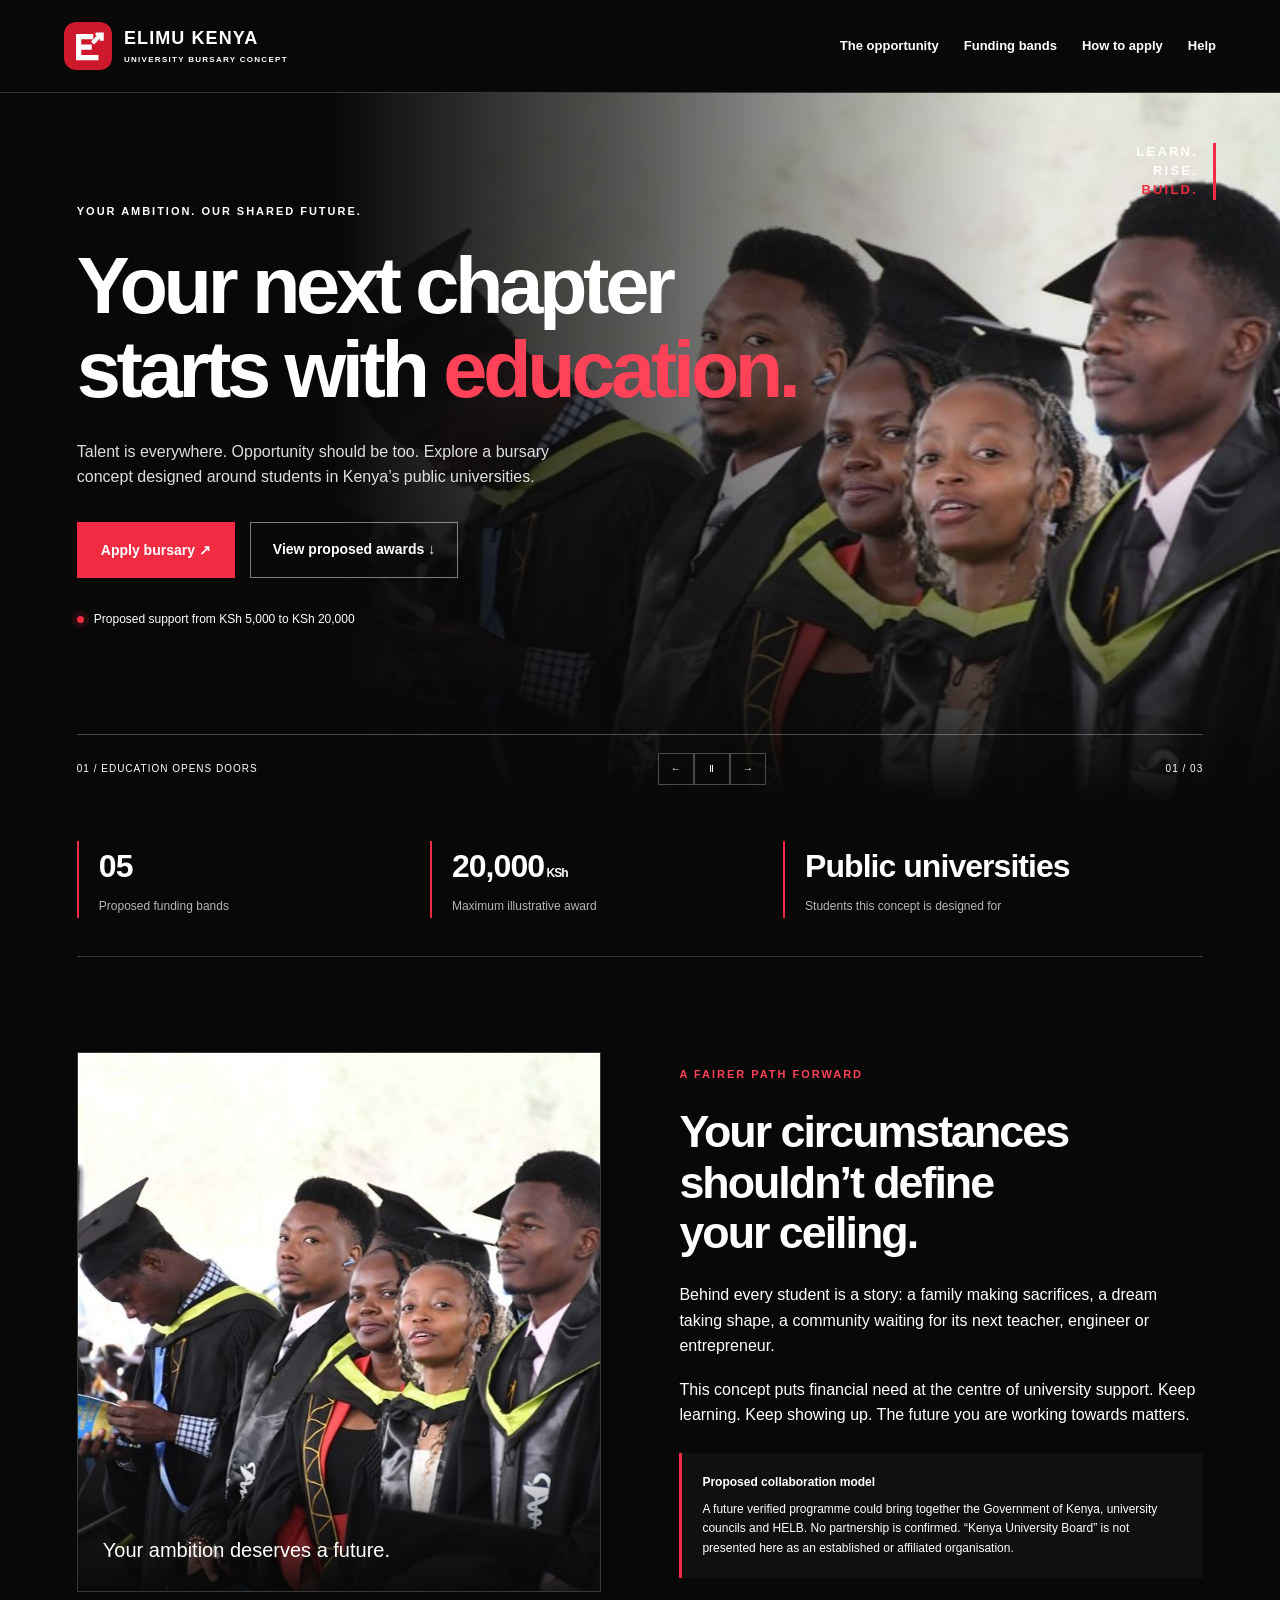
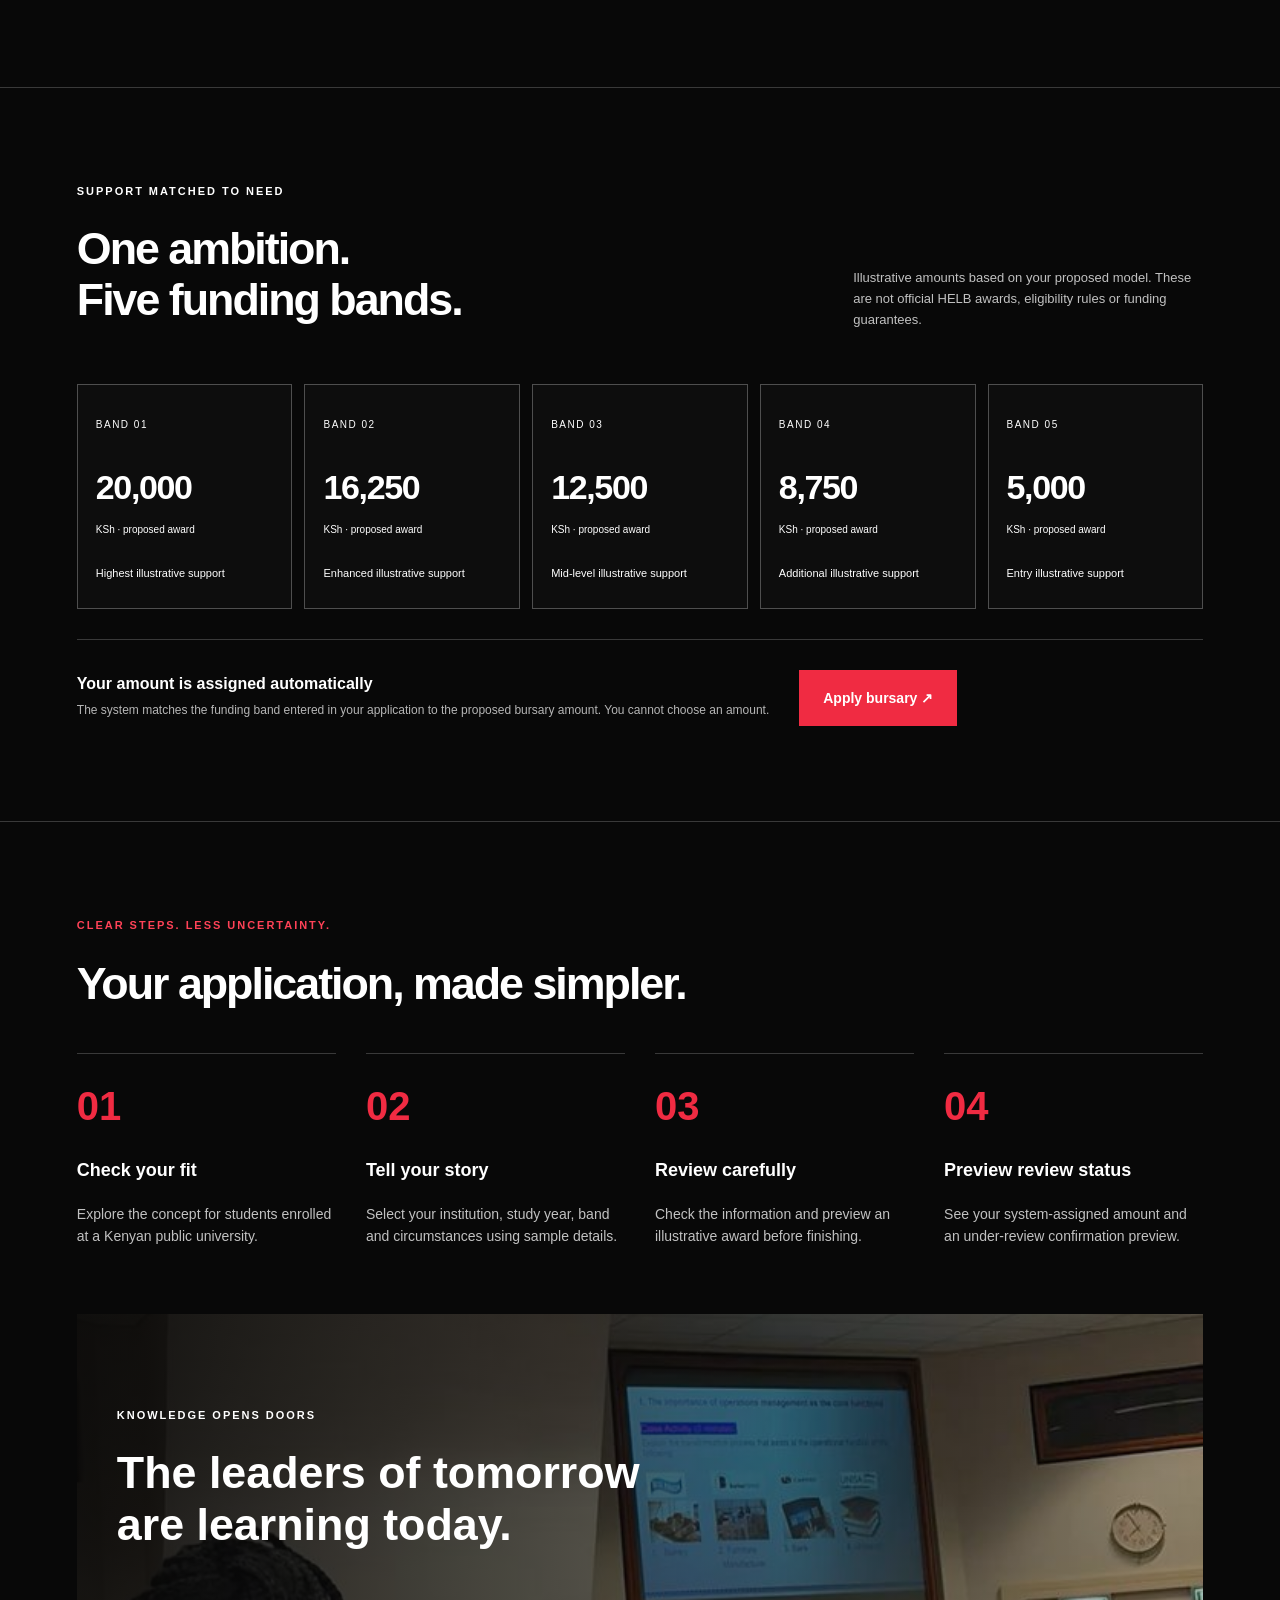
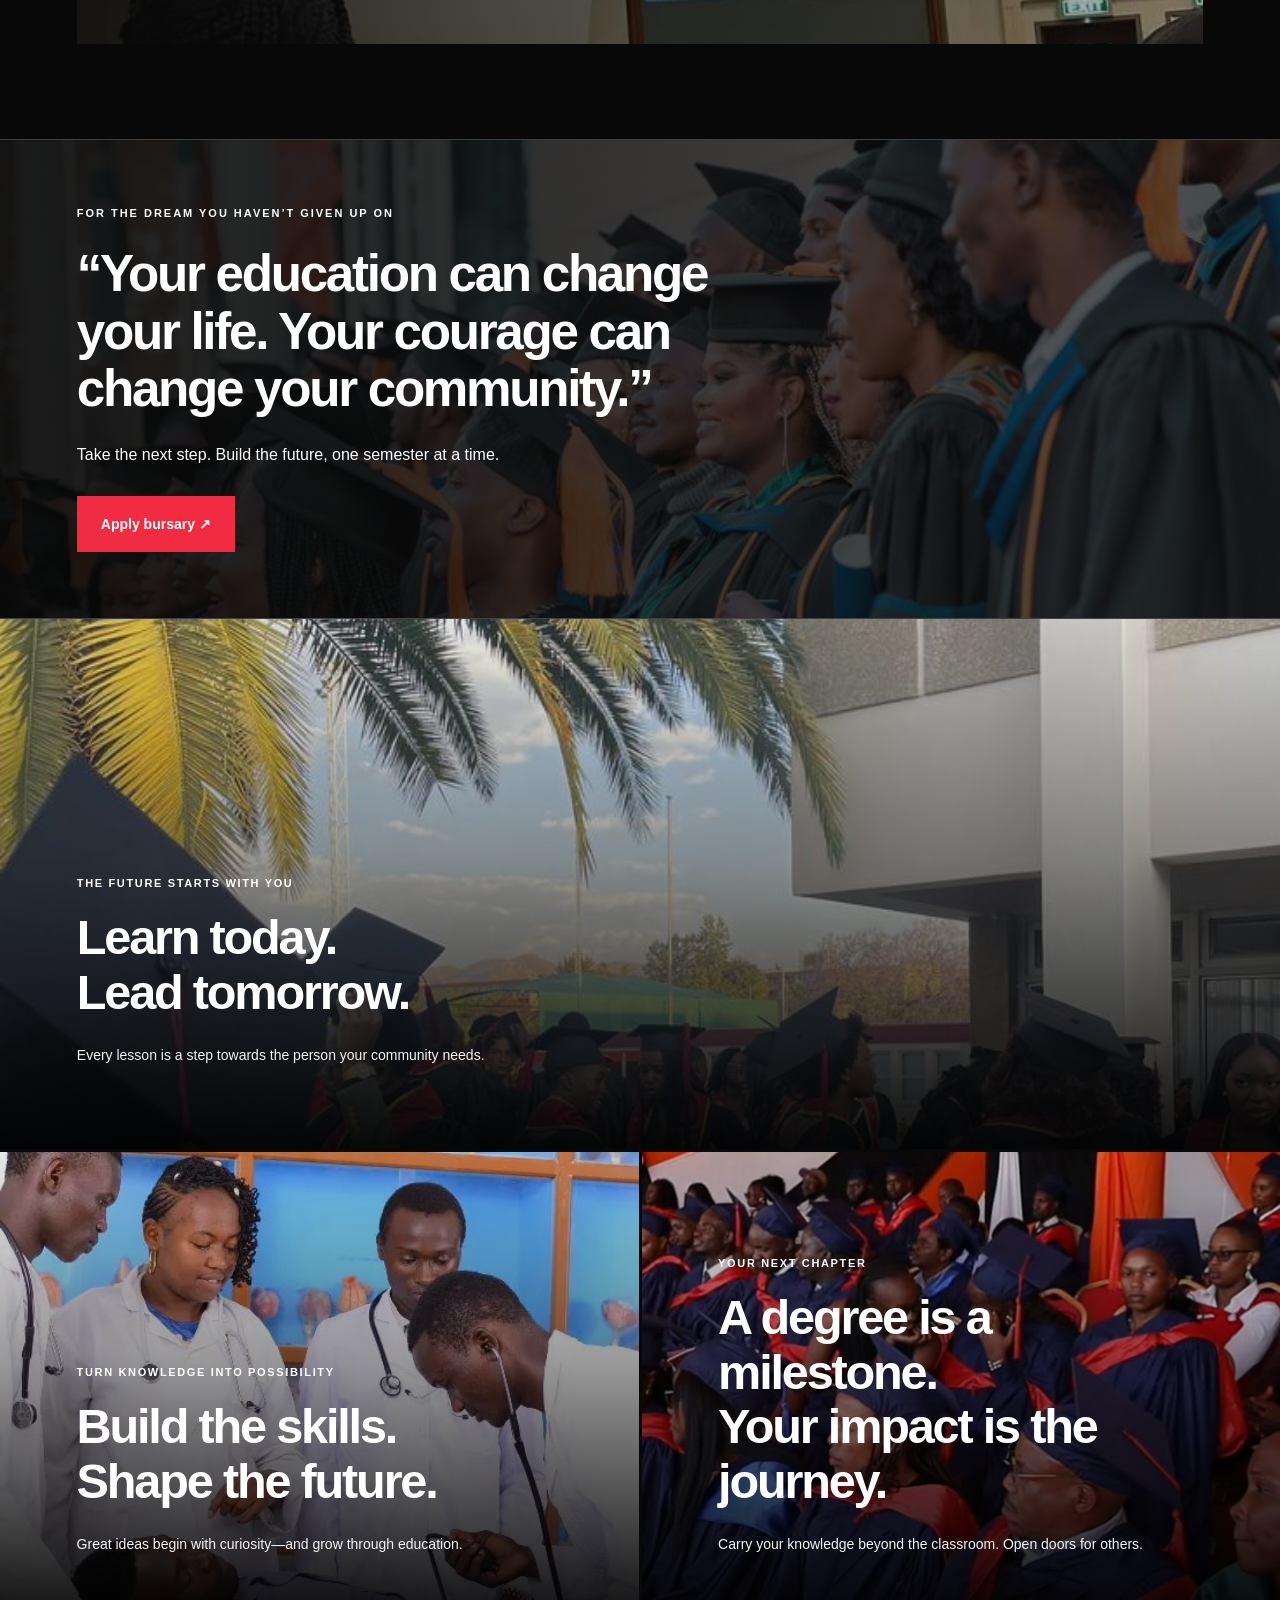
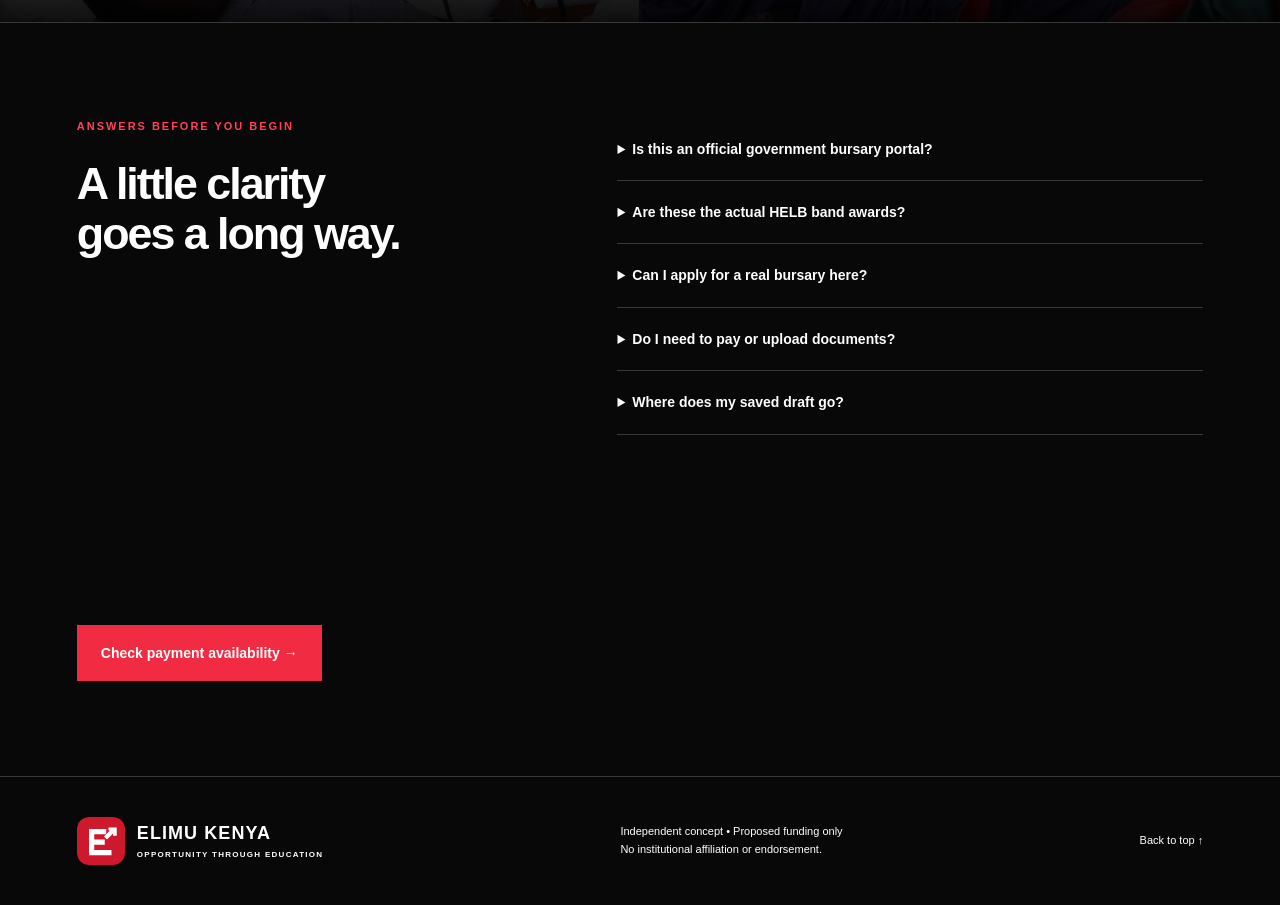
<file: index.html>
<!DOCTYPE html>

<html lang="en"><head><meta charset="utf-8"/><meta content="width=device-width,initial-scale=1" name="viewport"/><meta content="An independent Kenyan university bursary application concept. Demonstration only." name="description"/><title>Elimu Kenya | University Bursary Concept</title><link href="styles.css" rel="stylesheet"/><link rel="icon" href="favicon.ico" sizes="any"><link rel="icon" type="image/svg+xml" href="favicon.svg"><link rel="icon" type="image/png" sizes="32x32" href="favicon-32.png"><link rel="apple-touch-icon" sizes="180x180" href="apple-touch-icon.png"><link rel="manifest" href="site.webmanifest"><meta name="theme-color" content="#ce182c"><link rel="icon" type="image/png" sizes="48x48" href="favicon-48.png"></head><body>

<header><a class="brand" href="#home"><img class="brand-logo" src="assets/elimu-logo.svg" width="48" height="48" alt="Elimu Kenya logo"><span>ELIMU KENYA<small>UNIVERSITY BURSARY CONCEPT</small></span></a><button aria-controls="nav" aria-expanded="false" aria-label="Toggle navigation" id="menu">☰</button><nav id="nav"><a href="#opportunity">The opportunity</a><a href="#funding">Funding bands</a><a href="#process">How to apply</a><a href="#faq">Help</a></nav></header>
<main><section class="hero" id="home"><div class="hero-photo"><img alt="University graduates together" id="heroImage" src="assets/graduates-outdoors.jpg"/></div><div class="grid-overlay"></div><div class="hero-stamp">LEARN.<br/>RISE.<br/><span>BUILD.</span></div><div class="hero-content"><p class="eyebrow">YOUR AMBITION. OUR SHARED FUTURE.</p><h1>Your next chapter<br/>starts with <em>education.</em></h1><p class="intro">Talent is everywhere. Opportunity should be too. Explore a bursary concept designed around students in Kenya’s public universities.</p><div class="actions"><a class="button" href="apply.html">Apply bursary ↗</a><a class="outline" href="#funding">View proposed awards ↓</a></div><div class="hero-note"><span class="pulse"></span>Proposed support from KSh 5,000 to KSh 20,000</div></div><div class="hero-bottom"><span>01 / EDUCATION OPENS DOORS</span><div><button aria-label="Previous photo" id="prev">←</button><button aria-label="Pause slideshow" id="pause">Ⅱ</button><button aria-label="Next photo" id="next">→</button></div><span id="slideCount">01 / 03</span></div></section>
<section class="stats"><div><b>05</b><span>Proposed funding bands</span></div><div><b>20,000<small> KSh</small></b><span>Maximum illustrative award</span></div><div><b>Public universities</b><span>Students this concept is designed for</span></div></section>
<section class="split section" id="opportunity"><div class="image-card"><img alt="University graduates together" loading="lazy" src="assets/graduates-outdoors.jpg"/><span>Your ambition deserves a future.</span></div><div><p class="eyebrow red">A FAIRER PATH FORWARD</p><h2>Your circumstances<br/>shouldn’t define<br/>your ceiling.</h2><p>Behind every student is a story: a family making sacrifices, a dream taking shape, a community waiting for its next teacher, engineer or entrepreneur.</p><p>This concept puts financial need at the centre of university support. Keep learning. Keep showing up. The future you are working towards matters.</p><div class="notice"><b>Proposed collaboration model</b><p>A future verified programme could bring together the Government of Kenya, university councils and HELB. No partnership is confirmed. “Kenya University Board” is not presented here as an established or affiliated organisation.</p></div></div></section>
<section class="funding section" id="funding"><div class="section-top"><div><p class="eyebrow">SUPPORT MATCHED TO NEED</p><h2>One ambition.<br/>Five funding bands.</h2></div><p>Illustrative amounts based on your proposed model. These are not official HELB awards, eligibility rules or funding guarantees.</p></div><div class="bands"><article class="band"><span>BAND 01</span><b>20,000</b><small>KSh · proposed award</small><p>Highest illustrative support</p></article><article class="band"><span>BAND 02</span><b>16,250</b><small>KSh · proposed award</small><p>Enhanced illustrative support</p></article><article class="band"><span>BAND 03</span><b>12,500</b><small>KSh · proposed award</small><p>Mid-level illustrative support</p></article><article class="band"><span>BAND 04</span><b>8,750</b><small>KSh · proposed award</small><p>Additional illustrative support</p></article><article class="band"><span>BAND 05</span><b>5,000</b><small>KSh · proposed award</small><p>Entry illustrative support</p></article></div><div class="calculator"><div><b>Your amount is assigned automatically</b><p>The system matches the funding band entered in your application to the proposed bursary amount. You cannot choose an amount.</p></div><a class="button" href="apply.html">Apply bursary ↗</a></div></section>
<section class="section" id="process"><p class="eyebrow red">CLEAR STEPS. LESS UNCERTAINTY.</p><h2>Your application, made simpler.</h2><div class="steps"><article><span>01</span><h3>Check your fit</h3><p>Explore the concept for students enrolled at a Kenyan public university.</p></article><article><span>02</span><h3>Tell your story</h3><p>Select your institution, study year, band and circumstances using sample details.</p></article><article><span>03</span><h3>Review carefully</h3><p>Check the information and preview an illustrative award before finishing.</p></article><article><span>04</span><h3>Preview review status</h3><p>See your system-assigned amount and an under-review confirmation preview.</p></article></div><div class="learning-banner"><img alt="Students learning together" loading="lazy" src="assets/lecture-room.jpg"/><div><p class="eyebrow">KNOWLEDGE OPENS DOORS</p><h3>The leaders of tomorrow<br/>are learning today.</h3></div></div></section>
<section class="quote"><img alt="Students at a graduation ceremony" loading="lazy" src="assets/graduation-line.jpg"/><div><p class="eyebrow">FOR THE DREAM YOU HAVEN’T GIVEN UP ON</p><h2>“Your education can change<br/>your life. Your courage can<br/>change your community.”</h2><p>Take the next step. Build the future, one semester at a time.</p><a class="button" href="apply.html">Apply bursary ↗</a></div></section>
<section aria-label="Education and tomorrow’s leaders" class="education-scenes"><article class="education-scene scene-wide"><img alt="Graduation procession" loading="lazy" src="assets/graduation-procession.jpg"/><div class="scene-copy"><p class="eyebrow">THE FUTURE STARTS WITH YOU</p><h2>Learn today.<br/>Lead tomorrow.</h2><p>Every lesson is a step towards the person your community needs.</p></div></article><article class="education-scene"><img alt="Students building practical skills" loading="lazy" src="assets/practical-learning.jpg"/><div class="scene-copy"><p class="eyebrow">TURN KNOWLEDGE INTO POSSIBILITY</p><h2>Build the skills.<br/>Shape the future.</h2><p>Great ideas begin with curiosity—and grow through education.</p></div></article><article class="education-scene"><img alt="Graduates celebrating achievement" loading="lazy" src="assets/graduates-ceremony.jpg"/><div class="scene-copy"><p class="eyebrow">YOUR NEXT CHAPTER</p><h2>A degree is a milestone.<br/>Your impact is the journey.</h2><p>Carry your knowledge beyond the classroom. Open doors for others.</p></div></article></section><section class="section faq" id="faq"><div><p class="eyebrow red">ANSWERS BEFORE YOU BEGIN</p><h2>A little clarity<br/>goes a long way.</h2></div><div><details><summary>Is this an official government bursary portal?</summary><p>No. Elimu Kenya is an independent design prototype. It is not affiliated with the Government of Kenya, HELB or a university council.</p></details><details><summary>Are these the actual HELB band awards?</summary><p>No. These five amounts are illustrative figures requested for this concept. They are not official loan, scholarship or bursary entitlements.</p></details><details><summary>Can I apply for a real bursary here?</summary><p>No. This proposal lets you review sample application details and view payment availability. No real application is transmitted. Check funding opportunities directly with your university or the relevant official institution.</p></details><details><summary>Do I need to pay or upload documents?</summary><p>No. This demo requests no fees, ID copies, banking information or uploads.</p></details><details><summary>Where does my saved draft go?</summary><p>Only into this browser’s local storage when you press Save draft. Clear it using the button beside the application form.</p></details></div></section><section class="section"><a class="button" href="pay.html">Check payment availability →</a></section></main><footer><a class="brand" href="#home"><img class="brand-logo" src="assets/elimu-logo.svg" width="48" height="48" alt="Elimu Kenya logo"><span>ELIMU KENYA<small>OPPORTUNITY THROUGH EDUCATION</small></span></a><p>Independent concept • Proposed funding only<br/>No institutional affiliation or endorsement.</p><a href="#home">Back to top ↑</a></footer><script src="app.js"></script></body></html>
</file>
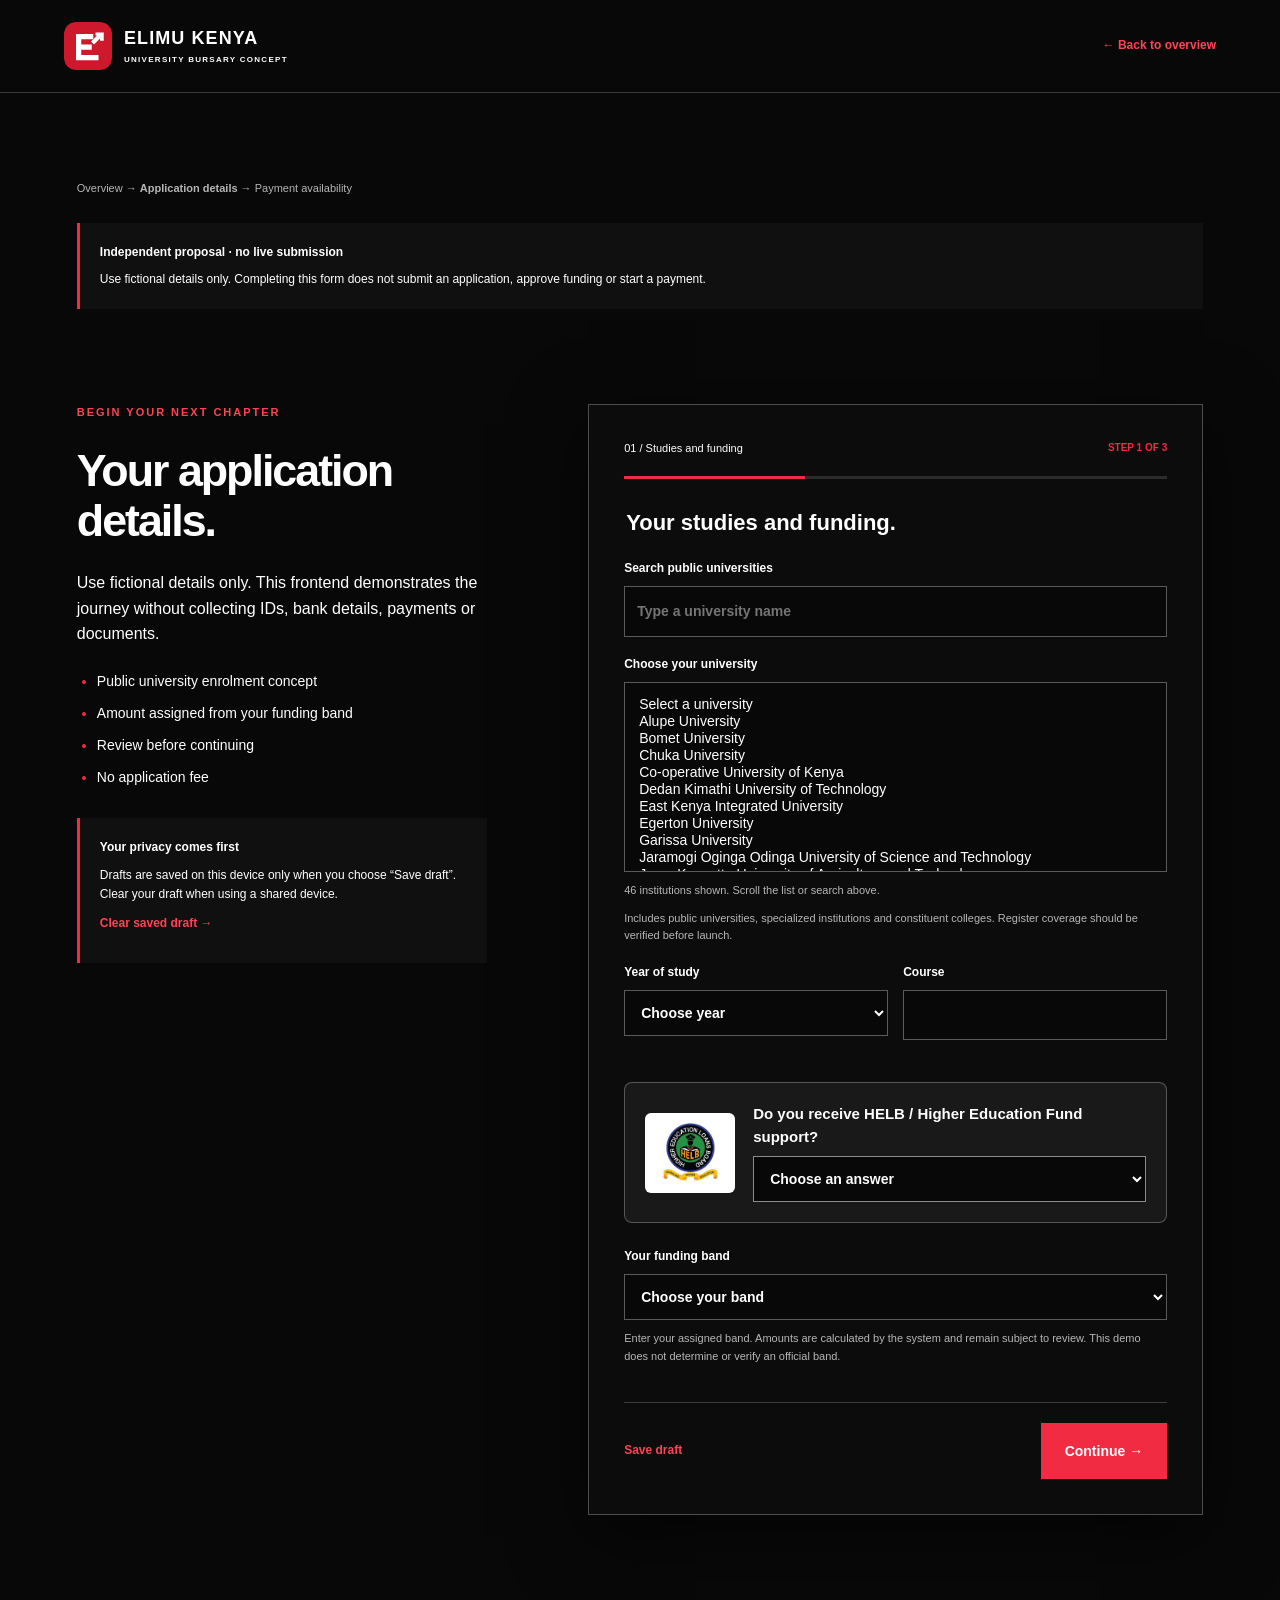
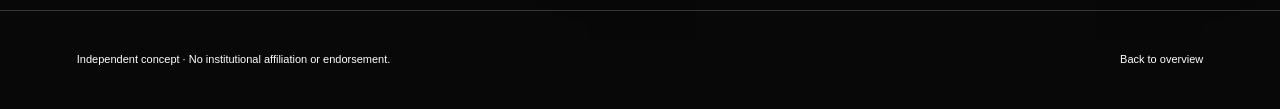
<file: apply.html>
<!DOCTYPE html>

<html lang="en"><head><meta charset="utf-8"/><meta content="width=device-width,initial-scale=1" name="viewport"/><meta content="An independent Kenyan university bursary application concept. Demonstration only." name="description"/><title>Application | Elimu Kenya</title><link href="styles.css" rel="stylesheet"/><link rel="icon" href="favicon.ico" sizes="any"><link rel="icon" type="image/svg+xml" href="favicon.svg"><link rel="icon" type="image/png" sizes="32x32" href="favicon-32.png"><link rel="apple-touch-icon" sizes="180x180" href="apple-touch-icon.png"><link rel="manifest" href="site.webmanifest"><meta name="theme-color" content="#ce182c"><link rel="icon" type="image/png" sizes="48x48" href="favicon-48.png"></head><body><header><a class="brand" href="index.html"><img class="brand-logo" src="assets/elimu-logo.svg" width="48" height="48" alt="Elimu Kenya logo"><span>ELIMU KENYA<small>UNIVERSITY BURSARY CONCEPT</small></span></a><a class="text-button" href="index.html">← Back to overview</a></header><main><div class="section" style="padding-bottom:0"><p class="hint">Overview → <strong>Application details</strong> → Payment availability</p><div class="notice"><b>Independent proposal · no live submission</b><p>Use fictional details only. Completing this form does not submit an application, approve funding or start a payment.</p></div></div><section class="section application" id="apply"><div><p class="eyebrow red">BEGIN YOUR NEXT CHAPTER</p><h2>Your application details.</h2><p>Use fictional details only. This frontend demonstrates the journey without collecting IDs, bank details, payments or documents.</p><ul class="checklist"><li>Public university enrolment concept</li><li>Amount assigned from your funding band</li><li>Review before continuing</li><li>No application fee</li></ul><div class="notice"><b>Your privacy comes first</b><p>Drafts are saved on this device only when you choose “Save draft”. Clear your draft when using a shared device.</p><button class="text-button" id="clearDraft">Clear saved draft →</button></div></div><div class="form-card"><div class="progress"><span id="stepLabel">01 / Student details</span><b id="stepNumber">STEP 1 OF 3</b></div><div class="progress-line"><span id="progressBar"></span></div><form id="application"><fieldset data-step="0"><legend>Your studies and funding.</legend><label>Search public universities<input aria-controls="universityList" id="universitySearch" placeholder="Type a university name" type="search"/></label><label>Choose your university<select id="universityList" name="university" required="" size="6"><option value="">Select a university</option><option>Alupe University</option><option>Bomet University</option><option>Chuka University</option><option>Co-operative University of Kenya</option><option>Dedan Kimathi University of Technology</option><option>East Kenya Integrated University</option><option>Egerton University</option><option>Garissa University</option><option>Jaramogi Oginga Odinga University of Science and Technology</option><option>Jomo Kenyatta University of Agriculture and Technology</option><option>Kaimosi Friends University</option><option>Karatina University</option><option>Kenya Advanced Institute of Science and Technology</option><option>Kenyatta University</option><option>Kibabii University</option><option>Kirinyaga University</option><option>Kisii University</option><option>Koitalel Samoei University College</option><option>Laikipia University</option><option>Maasai Mara University</option><option>Machakos University</option><option>Mama Ngina University College</option><option>Maseno University</option><option>Masinde Muliro University of Science and Technology</option><option>Meru University of Science and Technology</option><option>Moi University</option><option>Multimedia University of Kenya</option><option>Murang’a University of Technology</option><option>National Defence University-Kenya</option><option>National Intelligence and Research University</option><option>National Police Service University</option><option>Nyandarua University College</option><option>Open University of Kenya</option><option>Pwani University</option><option>Rongo University</option><option>South Eastern Kenya University</option><option>Taita Taveta University</option><option>Technical University of Kenya</option><option>Technical University of Mombasa</option><option>Tharaka University</option><option>Tom Mboya University</option><option>Turkana University College</option><option>University of Eldoret</option><option>University of Embu</option><option>University of Kabianga</option><option>University of Nairobi</option></select></label><p class="hint" id="universityCount" role="status"></p><p class="hint">Includes public universities, specialized institutions and constituent colleges. Register coverage should be verified before launch.</p><div class="form-grid"><label>Year of study<select name="year" required=""><option value="">Choose year</option><option>Year 1</option><option>Year 2</option><option>Year 3</option><option>Year 4</option><option>Year 5</option><option>Year 6</option><option>Postgraduate</option></select></label><label>Course<input maxlength="120" name="course" required="" type="text"/></label></div><div class="helb-question"><img alt="Higher Education Loans Board (HELB) logo" src="assets/helb-logo.jpg"/><label>Do you receive HELB / Higher Education Fund support?<select name="helb" required=""><option value="">Choose an answer</option><option>Yes</option><option>No</option><option>Application pending</option></select></label></div><label>Your funding band<select id="formBand" name="band" required=""><option value="">Choose your band</option><option value="1">Band 1</option><option value="2">Band 2</option><option value="3">Band 3</option><option value="4">Band 4</option><option value="5">Band 5</option></select></label><p class="hint">Enter your assigned band. Amounts are calculated by the system and remain subject to review. This demo does not determine or verify an official band.</p></fieldset><fieldset data-step="1" hidden=""><legend>Your personal and family details.</legend><label>Full name<input autocomplete="name" maxlength="120" name="student" required="" type="text"/></label><div class="form-grid"><label>Year of birth<input max="2026" maxlength="120" min="1900" name="birthYear" required="" type="number"/></label><label>Phone number<input autocomplete="tel" maxlength="120" name="phone" pattern="[+]?[0-9 ()-]{{9,20}}" required="" type="tel"/></label></div><label>Email address<input autocomplete="email" maxlength="120" name="email" required="" type="email"/></label><label>Home county<select name="county" required=""><option value="">Choose county</option><option>Baringo</option><option>Bomet</option><option>Bungoma</option><option>Busia</option><option>Elgeyo-Marakwet</option><option>Embu</option><option>Garissa</option><option>Homa Bay</option><option>Isiolo</option><option>Kajiado</option><option>Kakamega</option><option>Kericho</option><option>Kiambu</option><option>Kilifi</option><option>Kirinyaga</option><option>Kisii</option><option>Kisumu</option><option>Kitui</option><option>Kwale</option><option>Laikipia</option><option>Lamu</option><option>Machakos</option><option>Makueni</option><option>Mandera</option><option>Marsabit</option><option>Meru</option><option>Migori</option><option>Mombasa</option><option>Murang’a</option><option>Nairobi</option><option>Nakuru</option><option>Nandi</option><option>Narok</option><option>Nyamira</option><option>Nyandarua</option><option>Nyeri</option><option>Samburu</option><option>Siaya</option><option>Taita Taveta</option><option>Tana River</option><option>Tharaka-Nithi</option><option>Trans Nzoia</option><option>Turkana</option><option>Uasin Gishu</option><option>Vihiga</option><option>Wajir</option><option>West Pokot</option></select></label><div class="form-grid"><label>Sub-county<input maxlength="120" name="subcounty" required="" type="text"/></label><label>Town / village<input maxlength="120" name="town" required="" type="text"/></label><label>Location<input maxlength="120" name="location" required="" type="text"/></label><label>Sub-location<input maxlength="120" name="sublocation" required="" type="text"/></label></div><label>Parent or guardian full name<input maxlength="120" name="guardian" required="" type="text"/></label><label>Relationship<select name="relationship" required=""><option value="">Choose relationship</option><option>Mother</option><option>Father</option><option>Guardian</option></select></label><label>Financial circumstances<select name="condition" required=""><option value="">Choose circumstance</option><option>Low household income</option><option>Loss of household income</option><option>Additional learning or accessibility costs</option><option>Limited family support</option><option>Other financial challenges</option></select></label><label>Additional information (optional)<textarea maxlength="600" name="story" placeholder="Use fictional details for this demo." rows="3"></textarea></label></fieldset><fieldset data-step="2" hidden=""><legend>Review your application.</legend><dl id="review"></dl><label class="checkbox"><input name="consent" required="" type="checkbox"/> I confirm these sample details and understand that continuing opens the payment availability page. No real application is submitted and no payment is collected.</label></fieldset><p id="formStatus" role="status"></p><div class="form-actions"><button class="outline dark" hidden="" id="back" type="button">← Back</button><button class="text-button" id="save" type="button">Save draft</button><button class="button" id="continue" type="button">Continue →</button></div></form></div></section>
</main><footer><p>Independent concept · No institutional affiliation or endorsement.</p><a href="index.html">Back to overview</a></footer><script src="application.js" defer></script></body></html>
</file>
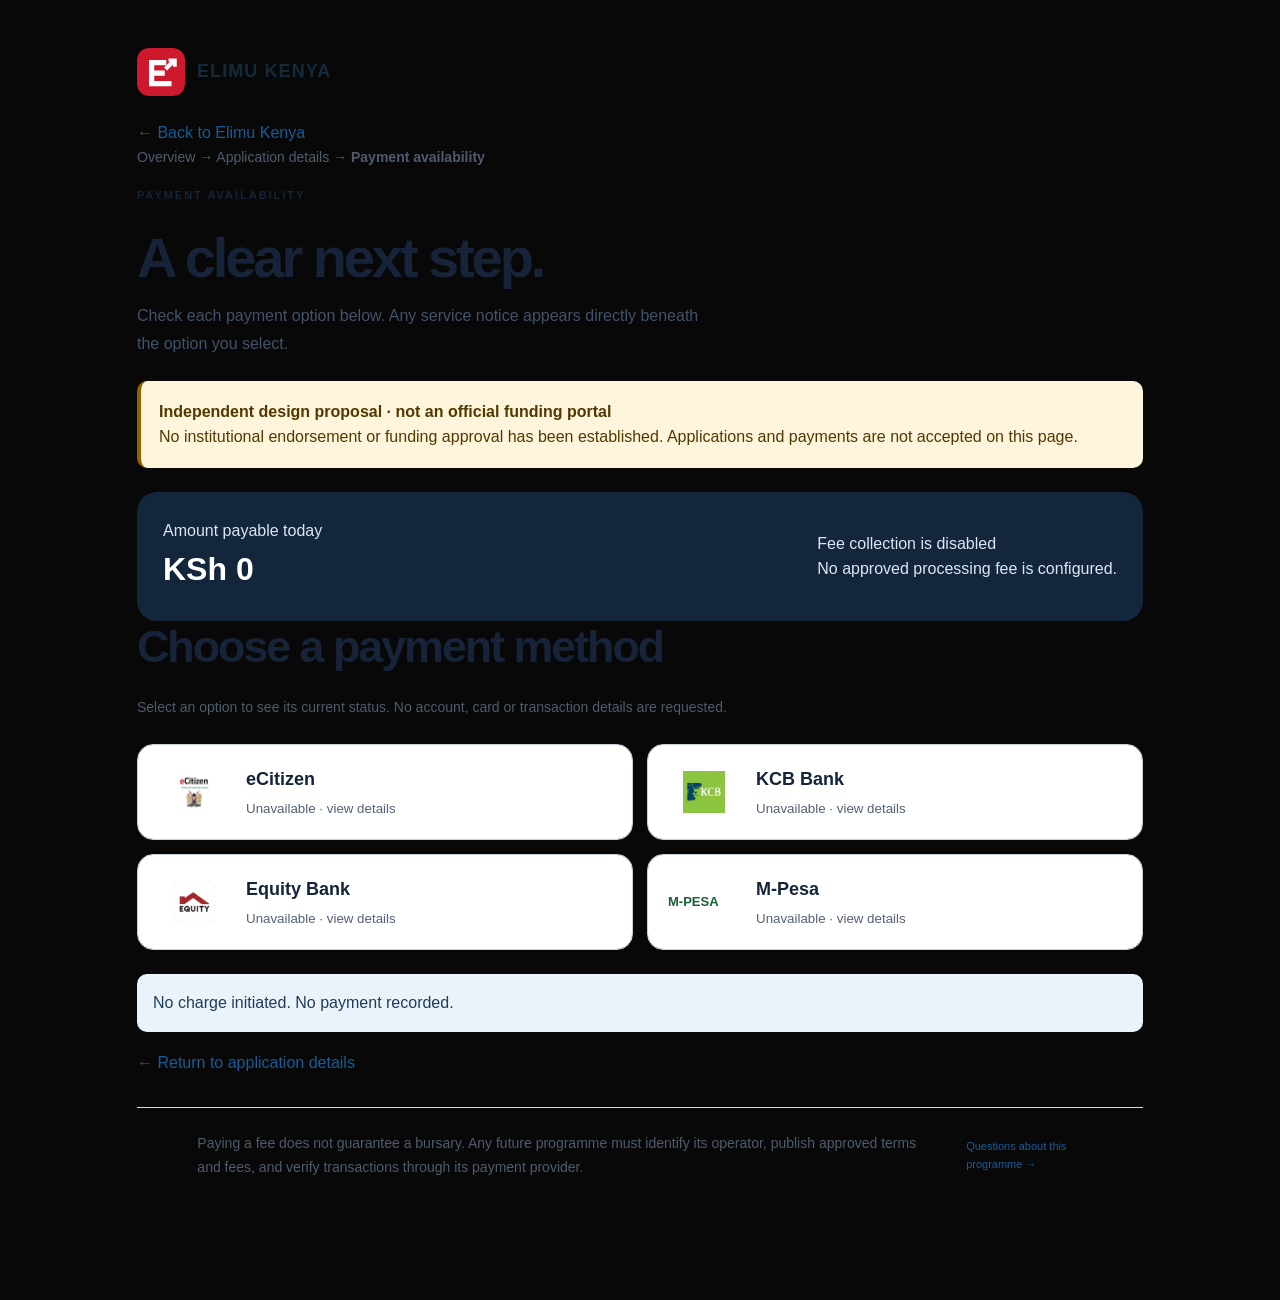
<file: pay.html>
<!doctype html><html lang="en"><head><meta charset="utf-8"><meta name="viewport" content="width=device-width,initial-scale=1"><meta name="description" content="Payment availability for an independent bursary proposal. No payments accepted."><title>Payment availability | Elimu Kenya</title><link rel="stylesheet" href="styles.css"><link rel="stylesheet" href="payment.css"><link rel="icon" href="favicon.ico" sizes="any"><link rel="icon" type="image/svg+xml" href="favicon.svg"><link rel="icon" type="image/png" sizes="32x32" href="favicon-32.png"><link rel="apple-touch-icon" sizes="180x180" href="apple-touch-icon.png"><link rel="manifest" href="site.webmanifest"><meta name="theme-color" content="#ce182c"><link rel="icon" type="image/png" sizes="48x48" href="favicon-48.png"></head><body><main class="checkout"><a class="brand" href="index.html" aria-label="Elimu Kenya home"><img class="brand-logo" src="assets/elimu-logo.svg" width="48" height="48" alt="Elimu Kenya logo"><span>ELIMU KENYA</span></a><a href="index.html">← Back to Elimu Kenya</a><p class="fine">Overview → Application details → <strong>Payment availability</strong></p><p class="eyebrow">PAYMENT AVAILABILITY</p><h1>A clear next step.</h1><p class="lead">Check each payment option below. Any service notice appears directly beneath the option you select.</p><aside class="disclosure"><strong>Independent design proposal · not an official funding portal</strong><br>No institutional endorsement or funding approval has been established. Applications and payments are not accepted on this page.</aside><section class="payment-summary" aria-label="Fee information"><div><span>Amount payable today</span><strong>KSh 0</strong></div><div><span>Fee collection is disabled</span><span>No approved processing fee is configured.</span></div></section><h2>Choose a payment method</h2><p class="fine">Select an option to see its current status. No account, card or transaction details are requested.</p><div class="method-list"><article class="method-option"><button type="button" class="method-choice" aria-expanded="false" aria-controls="status-ecitizen"><img src="assets/pay-ecitizen.jpg" alt="" width="72" height="42"><span><b>eCitizen</b><small>Unavailable · view details</small></span></button><div class="method-message" id="status-ecitizen" role="status" hidden><strong>eCitizen is not available.</strong><br>No payment has been initiated. This programme has no verified payment integration. Do not send money or share your PIN. Choose another method to check its availability.</div></article><article class="method-option"><button type="button" class="method-choice" aria-expanded="false" aria-controls="status-kcb"><img src="assets/pay-kcb.jpg" alt="" width="72" height="42"><span><b>KCB Bank</b><small>Unavailable · view details</small></span></button><div class="method-message" id="status-kcb" role="status" hidden><strong>KCB Bank is not available.</strong><br>No payment has been initiated. This programme has no verified payment integration. Do not send money or share your PIN. Choose another method to check its availability.</div></article><article class="method-option"><button type="button" class="method-choice" aria-expanded="false" aria-controls="status-equity"><img src="assets/pay-equity.jpg" alt="" width="72" height="42"><span><b>Equity Bank</b><small>Unavailable · view details</small></span></button><div class="method-message" id="status-equity" role="status" hidden><strong>Equity Bank is not available.</strong><br>No payment has been initiated. This programme has no verified payment integration. Do not send money or share your PIN. Choose another method to check its availability.</div></article><article class="method-option"><button type="button" class="method-choice" aria-expanded="false" aria-controls="status-mpesa"><span class="method-symbol" aria-hidden="true">M-PESA</span><span><b>M-Pesa</b><small>Unavailable · view details</small></span></button><div class="method-message" id="status-mpesa" role="status" hidden><strong>M-Pesa is not available.</strong><br>No payment has been initiated. This programme has no verified payment integration. Do not send money or share your PIN. Choose another method to check its availability.</div></article></div><p class="checkout-status" role="status">No charge initiated. No payment recorded.</p><p><a href="apply.html">← Return to application details</a></p><footer class="checkout-footer"><p class="fine">Paying a fee does not guarantee a bursary. Any future programme must identify its operator, publish approved terms and fees, and verify transactions through its payment provider.</p><a href="index.html#faq">Questions about this programme →</a></footer></main><script src="pay.js" defer></script></body></html>
</file>
<file: styles.css>
:root{--red:#ce182c;--black:#111;--white:#fff}*{box-sizing:border-box}html{scroll-behavior:smooth;scroll-padding-top:105px}body{margin:0;font-family:Arial,Helvetica,sans-serif;color:var(--black);background:white;line-height:1.6}a{color:inherit;text-decoration:none}button,input,select,textarea{font:inherit}button,a,input,select,textarea{outline-offset:5px}button{cursor:pointer}img{width:100%;height:100%;object-fit:cover;filter:grayscale(1)}.demo{background:#111;color:white;text-align:center;font-size:11px;letter-spacing:.06em;padding:9px 15px}header{padding:23px 5%;display:flex;align-items:center;justify-content:space-between;border-bottom:1px solid #1112;background:white;position:sticky;top:0;z-index:20}.brand{display:flex;gap:12px;align-items:center;font-weight:800;letter-spacing:.06em;font-size:18px;line-height:1.3}.brand small{display:block;font-size:8px;letter-spacing:.16em;margin-top:5px}.mark{background:var(--red);color:white;padding:8px 12px;font-size:25px}.mark span{font-size:18px}nav{display:flex;align-items:center;gap:25px;font-size:13px;font-weight:bold}.button{display:inline-flex;align-items:center;justify-content:center;background:var(--red);color:white;border:1px solid var(--red);padding:16px 23px;font-weight:bold;font-size:14px;transition:transform .2s,background .2s}.button:hover{background:#a60e20;transform:translateY(-2px)}.small{padding:12px 16px;font-size:12px}#menu{display:none}.hero{background:#111;color:white;position:relative;min-height:650px;overflow:hidden}.hero-photo{position:absolute;inset:0 0 0 30%}.hero-photo:after{content:'';position:absolute;inset:0;background:linear-gradient(90deg,#111 0%,#111a 45%,#1114),linear-gradient(0deg,#111b,transparent 40%)}.hero-photo img{animation:drift 12s ease-in-out infinite alternate;transition:opacity .25s}.grid-overlay{position:absolute;inset:0;background-image:linear-gradient(#fff05 1px,transparent 1px),linear-gradient(90deg,#fff05 1px,transparent 1px);background-size:80px 80px;pointer-events:none}.hero-content{position:relative;padding:80px 6% 100px;max-width:920px}.eyebrow{font-size:11px;letter-spacing:.18em;font-weight:800;margin:0 0 23px}.red{color:var(--red)}h1{font-size:clamp(43px,5.6vw,78px);line-height:1.06;letter-spacing:-.055em;margin:0 0 27px}em{font-style:normal;color:var(--red)}.intro{max-width:490px;font-size:16px;color:#fffd}.actions{display:flex;gap:15px;margin:32px 0}.outline{display:inline-flex;padding:15px 22px;border:1px solid #fff7;background:transparent;color:white;font-weight:bold;font-size:14px}.hero-note{font-size:12px;display:flex;align-items:center;gap:10px}.pulse{width:7px;height:7px;background:var(--red);border-radius:50%;box-shadow:0 0 0 5px #ce182c22}.hero-bottom{position:absolute;bottom:0;left:6%;right:6%;padding:18px 0;display:flex;justify-content:space-between;align-items:center;border-top:1px solid #fff4;font-size:10px;letter-spacing:.1em}.hero-bottom button{background:transparent;color:white;border:1px solid #fff4;width:36px;height:32px}.stats{display:grid;grid-template-columns:1fr 1fr 1.3fr;margin:0 6%;border-bottom:1px solid #1113;padding:35px 0;gap:30px}.stats b{display:block;font-size:28px;letter-spacing:-.03em}.stats small{font-size:12px}.stats span{font-size:12px;opacity:.7}.section{padding:85px 6%}h2{font-size:clamp(32px,3.5vw,49px);line-height:1.12;letter-spacing:-.045em;margin:0 0 25px}p{margin:0 0 18px}.split{display:grid;grid-template-columns:1fr 1fr;gap:8%;align-items:center}.image-card{height:520px;position:relative;overflow:hidden}.image-card img{transition:transform .6s}.image-card:hover img{transform:scale(1.04)}.image-card span{position:absolute;bottom:0;left:0;right:0;background:#111;padding:20px;color:white;font-size:10px;letter-spacing:.1em}.notice{border-left:3px solid var(--red);background:#11105;padding:20px;margin-top:25px;font-size:12px}.notice p{margin:8px 0 0}.funding{background:#111;color:white}.section-top{display:flex;justify-content:space-between;gap:40px;align-items:end;margin-bottom:35px}.section-top>p{max-width:350px;font-size:13px;opacity:.75}.bands{display:grid;grid-template-columns:repeat(5,1fr);gap:12px}.band{background:transparent;color:white;border:1px solid #fff4;text-align:left;padding:25px 18px;transition:background .2s}.band.active,.band:hover{background:var(--red);border-color:var(--red)}.band span{font-size:10px;letter-spacing:.15em}.band b{display:block;font-size:32px;margin-top:25px;letter-spacing:-.04em}.band small{font-size:10px}.band p{font-size:11px;margin:25px 0 0}.calculator{margin-top:30px;display:flex;align-items:center;gap:30px;border-top:1px solid #fff3;padding-top:30px}.calculator p{font-size:12px;margin:5px 0;opacity:.7}.calculator output{font-size:28px;font-weight:bold;white-space:nowrap;margin-left:auto}.steps{display:grid;grid-template-columns:repeat(4,1fr);gap:30px;margin-top:45px}.steps article{border-top:1px solid #1113;padding-top:20px}.steps span{color:var(--red);font-size:28px;font-weight:bold}.steps h3{font-size:18px}.steps p{font-size:14px;opacity:.75}.quote{position:relative;min-height:400px;background:#111;color:white;display:flex;align-items:center;overflow:hidden}.quote img{position:absolute;inset:0;opacity:.3}.quote div{position:relative;padding:65px 6%}.quote h2{font-size:clamp(32px,4vw,55px)}.quote p:last-child{font-size:14px}.application{display:grid;grid-template-columns:.8fr 1.2fr;gap:9%}.checklist{padding-left:20px;font-size:14px;line-height:2.3}.checklist li::marker{color:var(--red)}.form-card{border:1px solid #1113;padding:35px}.progress{display:flex;justify-content:space-between;font-size:11px;gap:15px}.progress b{color:var(--red);font-size:10px}.progress-line{height:3px;background:#1111;margin:18px 0 30px}.progress-line span{display:block;background:var(--red);height:100%;width:33.33%;transition:width .3s}fieldset{padding:0;border:0;margin:0}legend{font-size:22px;line-height:1.3;font-weight:bold;margin-bottom:22px}label{display:block;font-size:12px;font-weight:bold;margin-bottom:18px}input,select,textarea{display:block;width:100%;margin-top:8px;padding:13px 12px;border:1px solid #1114;background:white;color:#111;border-radius:0;font-size:14px}textarea{resize:vertical}.hint{font-size:11px;opacity:.7;margin-top:-8px}.form-grid{display:grid;grid-template-columns:1fr 1fr;gap:15px}.form-actions{display:flex;align-items:center;justify-content:space-between;gap:10px;border-top:1px solid #1112;padding-top:20px}.text-button{border:0;background:transparent;color:var(--red);padding:10px 0;font-size:12px;font-weight:bold}.dark{color:#111;border-color:#1114;padding:10px}.checkbox{display:flex;gap:12px;align-items:flex-start;font-weight:normal}.checkbox input{width:17px;margin-top:3px;accent-color:var(--red)}dl{font-size:13px}dt{opacity:.6;margin-top:15px}dd{margin:0;font-weight:bold;overflow-wrap:anywhere}#formStatus{font-size:12px;color:var(--red)}.success-icon{font-size:45px;color:var(--red)}.faq{display:grid;grid-template-columns:1fr 1.3fr;gap:8%;border-top:1px solid #1112}details{border-bottom:1px solid #1113;padding:20px 0}summary{cursor:pointer;font-weight:bold;font-size:14px}details p{margin:15px 0 0;font-size:13px;opacity:.8}footer{background:#111;color:white;padding:40px 6%;display:flex;align-items:center;justify-content:space-between;gap:25px}footer p,footer>a:last-child{font-size:11px;margin:0}[hidden]{display:none!important}@keyframes drift{from{transform:scale(1)}to{transform:scale(1.07)}}@media(max-width:1000px){nav{gap:14px}nav a{font-size:11px}.bands{gap:7px}.band{padding:18px 12px}.band b{font-size:25px}.calculator{flex-wrap:wrap}.calculator output{margin-left:0}.application{gap:5%}.form-card{padding:25px}}@media(max-width:760px){header{padding:18px 6%}.brand{font-size:15px}#menu{display:block;border:1px solid #1112;background:white;padding:5px 10px}nav{display:none;position:absolute;top:100%;left:0;right:0;background:white;padding:20px 6%;border-bottom:1px solid #1113;flex-direction:column;align-items:stretch}nav.open{display:flex}nav a{font-size:14px}.hero-content{padding-top:65px}.hero-photo{left:0;opacity:.65}.hero{min-height:620px}.actions{flex-wrap:wrap}.hero-bottom>span:first-child{max-width:120px}.stats{grid-template-columns:1fr 1fr;gap:20px}.stats>div:last-child{grid-column:1/-1}.stats b{font-size:25px}.section{padding:55px 6%}.split,.application,.faq{grid-template-columns:1fr;gap:35px}.image-card{height:360px}.section-top{display:block}.bands{grid-template-columns:1fr 1fr}.band:last-child{grid-column:1/-1}.band b{margin-top:10px}.band p{margin-top:12px}.calculator{gap:18px}.steps{grid-template-columns:1fr 1fr;gap:20px}.form-grid{grid-template-columns:1fr}.form-card{padding:23px 18px}footer{flex-direction:column;align-items:flex-start}.demo{font-size:9px}.form-actions{flex-wrap:wrap}.quote div{padding:50px 6%}}@media(prefers-reduced-motion:reduce){html{scroll-behavior:auto}*,*:before,*:after{animation:none!important;transition:none!important}}@media print{header,.demo,main>section:not(.application),footer,.application>div:first-child,#application,.progress,.progress-line,#print,#restart{display:none!important}.application{display:block;padding:0}.form-card{border:0}#success{display:block!important}}
/* Full-colour editorial redesign */
:root{--red:#f02b42;--black:#080808;--white:#fff;color-scheme:dark}body{background:#080808;color:#fff}img{filter:none}header{background:#080808;border-bottom:1px solid #fff3;padding:22px 5%}.demo{background:#f02b42;color:#fff;font-weight:700}.mark{background:#f02b42}.hero{min-height:710px;background:#080808}.hero-photo{inset:0 0 0 26%}.hero-photo:after{background:linear-gradient(90deg,#080808 0%,#080808ad 32%,#08080818 75%),linear-gradient(0deg,#080808 0%,transparent 45%)}.hero-photo img{object-position:center 35%}.hero-content{padding-top:110px;padding-bottom:135px}.hero h1{font-size:clamp(48px,6.2vw,86px)}.hero-stamp{position:absolute;right:5%;top:50px;text-align:right;font-size:13px;line-height:1.45;font-weight:900;letter-spacing:.17em;border-right:3px solid var(--red);padding-right:15px}.hero-stamp span{color:var(--red)}.grid-overlay{opacity:.45}.stats{border-color:#fff3;padding:38px 0}.stats b{font-size:32px}.stats div{border-left:2px solid var(--red);padding-left:20px}.section{padding-top:95px;padding-bottom:95px}.split{gap:7%}.image-card{height:540px;border:1px solid #fff3}.image-card:before{content:'';position:absolute;top:20px;left:20px;width:40px;height:40px;border-top:2px solid white;border-left:2px solid white;z-index:2}.image-card span{background:#080808eb;border-top:1px solid #fff3}.notice{background:#ffffff08;border-left:3px solid var(--red);color:#fff}.funding{background:#080808;border-top:1px solid #fff3;border-bottom:1px solid #fff3}.band{background:#ffffff05;min-height:215px}.band b{font-size:34px}.band.active{box-shadow:inset 0 0 0 1px #fff4}.steps article{border-color:#fff3}.steps span{font-size:40px}.quote{min-height:480px;border-top:1px solid #fff3;border-bottom:1px solid #fff3}.quote img{opacity:.55;object-position:center 40%}.quote:after{content:'';position:absolute;inset:0;background:linear-gradient(90deg,#080808dc,#08080850)}.quote div{z-index:1}.form-card{border-color:#fff4;background:#ffffff04;box-shadow:0 20px 70px #0009}.progress-line{background:#fff2}input,select,textarea{background:#080808;color:#fff;border-color:#fff5}input:focus,select:focus,textarea:focus{outline:2px solid var(--red)}.dark{color:#fff;border-color:#fff5}.form-actions{border-color:#fff3}.faq{border-color:#fff3}details{border-color:#fff3}#closeLightbox{position:absolute;top:12px;right:12px;background:#080808;color:white;border:1px solid #fff6;width:40px;height:40px;font-size:24px}footer{border-top:1px solid #fff3;background:#080808}nav a:hover{color:var(--red)}nav .button:hover{color:white}.outline:hover{border-color:var(--red)}.button{background:#f02b42;border-color:#f02b42}.button:hover{background:#c6142a}.red,.text-button,em{color:#ff4257}
@media(min-width:1400px){.section,header,.hero-content,footer{padding-left:max(6%,calc((100vw - 1320px)/2));padding-right:max(6%,calc((100vw - 1320px)/2))}}@media(max-width:1100px){nav{gap:12px}nav>a:nth-child(3){display:none}.band b{font-size:27px}}@media(max-width:760px){#menu{background:#080808;color:white;border-color:#fff5}nav{background:#080808;border-color:#fff3}nav>a:nth-child(3){display:block}.hero{min-height:690px}.hero-photo{inset:0;opacity:1}.hero-photo:after{background:linear-gradient(90deg,#080808dc,#08080865),linear-gradient(0deg,#080808,transparent)}.hero-stamp{top:25px;font-size:10px}.hero-content{padding-top:100px}.section{padding-top:60px;padding-bottom:60px}.image-card{height:410px}.band{min-height:180px}.stats b{font-size:25px}.quote{min-height:400px}}@media(max-width:420px){.hero h1{font-size:47px}}@media print{body,.form-card{background:white;color:black}.success-icon{color:black}}

.band{cursor:default}.helb-question{display:flex;gap:16px;align-items:center;padding:16px;background:#f6f6f6;margin:20px 0}.helb-question img{width:85px;height:70px;object-fit:contain;filter:none}.helb-question label{flex:1;margin:0}.assigned-award{background:#fff1f2;border-left:4px solid var(--red);padding:20px;margin:20px 0}.assigned-award span{display:block;font-size:13px}.assigned-award strong{display:block;font-size:34px;color:var(--red)}#universityList{min-height:190px}#review dd{overflow-wrap:anywhere}#successMessage{overflow-wrap:anywhere}@media(max-width:600px){.helb-question{flex-direction:column;align-items:flex-start}}@media print{body *{visibility:hidden}#success,#success *{visibility:visible}#success{position:absolute;left:0;top:0;width:100%;padding:30px}#success button{display:none}}

/* Photography integrated into the page, with text on the images. */
.education-scenes{display:grid;grid-template-columns:1fr 1fr;gap:3px;background:#080808}.education-scene{position:relative;min-height:470px;overflow:hidden;display:flex;align-items:flex-end}.education-scene.scene-wide{grid-column:1/-1;min-height:530px}.education-scene>img{position:absolute;inset:0;object-fit:cover;object-position:center 35%}.education-scene:after{content:"";position:absolute;inset:0;background:linear-gradient(0deg,rgba(0,0,0,.94),rgba(0,0,0,.4) 55%,rgba(0,0,0,.08))}.scene-copy{position:relative;z-index:1;padding:48px 12%;max-width:800px;color:#fff}.scene-wide .scene-copy{padding:64px 6%}.scene-copy h2{font-size:clamp(30px,3.8vw,54px);line-height:1.12}.scene-copy p:last-child{font-size:14px;max-width:470px;color:#f4f4f4}.scene-copy .eyebrow{color:#fff;letter-spacing:.15em;margin-bottom:18px}.learning-banner{position:relative;min-height:330px;margin-top:48px;overflow:hidden;display:flex;align-items:center}.learning-banner>img{position:absolute;inset:0;object-fit:cover}.learning-banner:after{content:"";position:absolute;inset:0;background:linear-gradient(90deg,#080808e8,#08080845)}.learning-banner>div{position:relative;z-index:1;padding:40px;color:#fff}.learning-banner h3{font-size:clamp(28px,3.5vw,45px);line-height:1.15;margin:0}.image-card span{background:linear-gradient(0deg,#080808ed,transparent);padding:70px 25px 25px;font-size:20px;letter-spacing:0;border:0}.helb-question{background:#191919;border:1px solid #ffffff45;padding:20px;border-radius:8px;display:flex;gap:18px;align-items:center;margin:24px 0}.helb-question label{color:#fff!important;font-size:15px;line-height:1.5;font-weight:700;flex:1;margin:0}.helb-question img{width:90px;height:80px;object-fit:contain;background:#fff;padding:10px;border-radius:6px}.helb-question select{color:#fff;background:#080808;border:1px solid #fff8}.assigned-award{background:#191919;border-left:4px solid var(--red);color:#fff}.assigned-award strong{color:#ff6374}.quote .button{margin-top:10px}.education-scenes img{transition:transform .7s}.education-scene:hover>img{transform:scale(1.025)}@media(max-width:760px){.education-scenes{grid-template-columns:1fr}.education-scene.scene-wide{grid-column:auto;min-height:460px}.education-scene{min-height:410px}.scene-copy,.scene-wide .scene-copy{padding:36px 6%}.learning-banner>div{padding:28px}.helb-question{align-items:flex-start;flex-direction:column}.helb-question label{width:100%}}@media print{.education-scenes,.learning-banner{display:none!important}}

.brand-logo{display:block;flex-shrink:0;width:48px;height:48px;border-radius:12px}.checkout>.brand{margin-bottom:24px;text-decoration:none;color:#142a3b}
</file>
<file: payment.css>
/* Accessible payment refinement */
[hidden]{display:none!important}.checkout{max-width:1050px;margin:auto;padding:48px 22px 80px;color:#162338}.checkout h1{font-size:clamp(32px,5vw,56px);line-height:1.08;margin:14px 0}.checkout .lead{color:#435269;max-width:65ch;line-height:1.7}.checkout .disclosure{background:#fff5dc;border-left:4px solid #946100;padding:18px;border-radius:10px;color:#513900;margin:24px 0}.payment-summary{background:#13263c;color:#fff;border-radius:20px;padding:26px;display:flex;justify-content:space-between;gap:20px;align-items:center}.payment-summary span{display:block;color:#dae7f5}.payment-summary strong{font-size:32px;color:#fff}.method-list{display:grid;gap:14px;margin:24px 0}.method-option{border:1px solid #c6d0dc;border-radius:16px;background:#fff;overflow:hidden}.method-choice{font:inherit;display:flex;align-items:center;gap:16px;width:100%;padding:20px;border:0;color:#14243a;background:#fff;text-align:left;cursor:pointer}.method-choice img{width:72px;height:42px;object-fit:contain}.method-choice b{display:block;font-size:18px}.method-choice small{display:block;color:#526177;margin-top:4px}.method-choice:focus-visible{outline:3px solid #176aaf;outline-offset:-4px}.method-choice[aria-expanded=true]{background:#edf5ff;box-shadow:inset 4px 0 #176aaf}.method-message{margin:0;padding:18px 22px;border-top:1px solid #d3deeb;background:#f5f8fc;color:#33445a;line-height:1.65;animation:reveal .18s ease-out}.method-message strong{color:#243d5d}.checkout .fine{font-size:14px;line-height:1.7;color:#4e5c6d}.checkout a{color:#175c98}.method-symbol{width:72px;flex-shrink:0;font-size:13px;font-weight:800;color:#176137}.checkout-status{padding:16px;background:#eaf2fa;border-radius:10px;color:#203d58}.checkout-footer{margin-top:32px;padding-top:24px;border-top:1px solid #d4dce5}@keyframes reveal{from{opacity:0;transform:translateY(-4px)}to{opacity:1;transform:translateY(0)}}@media(min-width:760px){.method-list{grid-template-columns:1fr 1fr}.method-option{align-self:start}}@media(max-width:500px){.payment-summary{align-items:flex-start;flex-direction:column}}@media(prefers-reduced-motion:reduce){*,*:before,*:after{animation:none!important;scroll-behavior:auto!important}}
</file>
